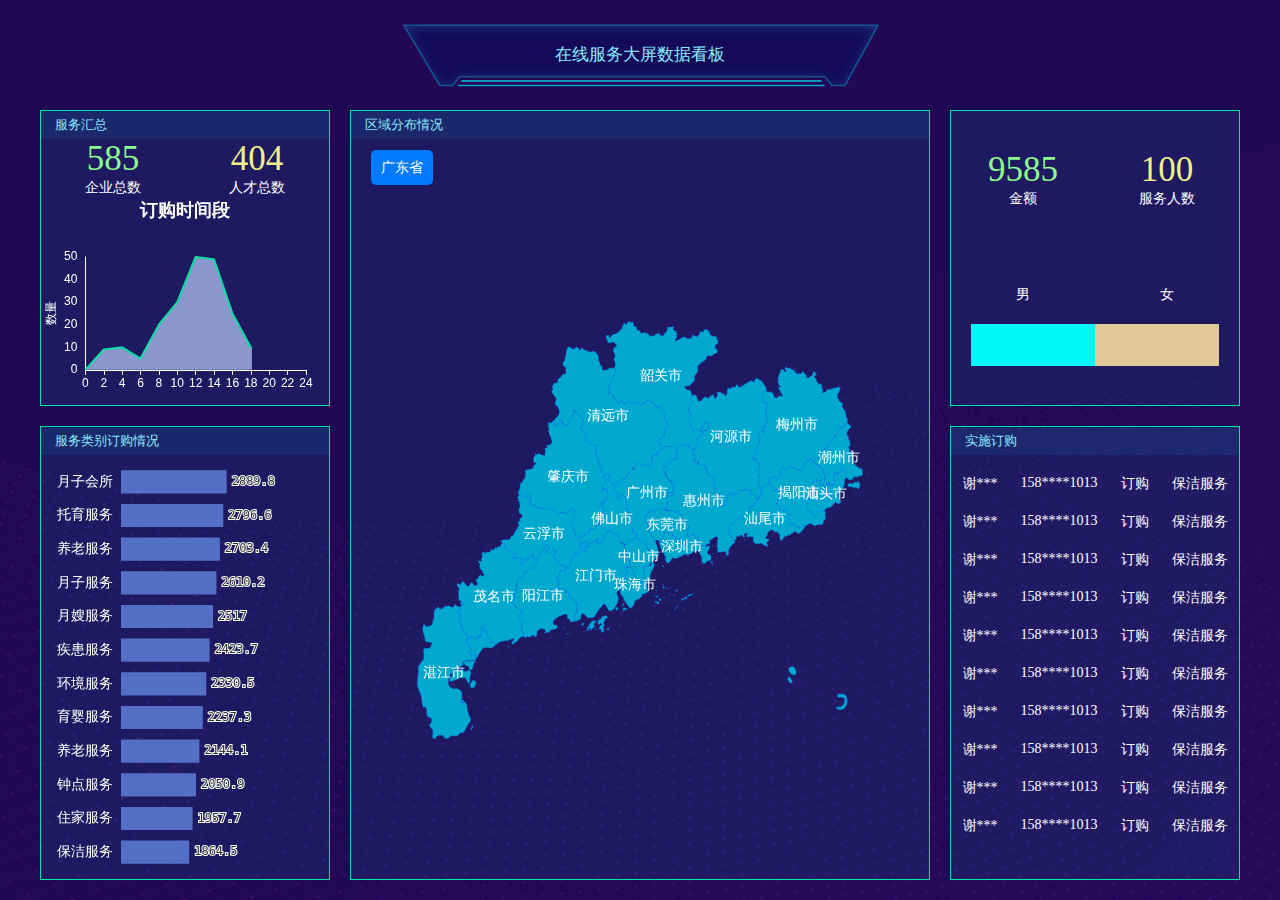
<file: index.html>
<!DOCTYPE html>
<html lang="zh">
<head>
  <meta charset="UTF-8">
  <meta http-equiv="X-UA-Compatible" content="IE=edge">
  <meta name="viewport" content="width=device-width, initial-scale=1.0">
  <title>在线服务大屏数据看板</title>
  <link rel="stylesheet" type="text/css" href="css/main.css">
  <script type="text/javascript" src="js/jquery-3.6.1.js"></script>
  <!-- <script type="text/javascript" src="js/jquery-3.6.1.min.js"></script> -->
  <script type="text/javascript" src="js/echarts.js"></script>
  <!-- <script type="text/javascript" src="js/echarts.min.js"></script> -->
  <script type="text/javascript" src="js/map.js"></script>
  <script type="text/javascript" src="js/index.js"></script>
</head>
<body>
  <!-- 头部 -->
  <header class="f-color">在线服务大屏数据看板</header>
  <!-- 主内容 -->
  <div class="content d-flex p-2 pt-0">
    <!-- 左侧数据 -->
    <div class="w-4 h-full" style="display: inline">
      <!-- 服务汇总 -->
      <div class="h-40 w-full">
        <div class="h-full w-full hidden">
          <div class="m-2 mr-0 border mb-0 card-bgColor" style="height: calc(100% - 20px - 2px);">
            <div class="card_title f-color card-bgColor">服务汇总</div>
            <div class="card_content">
              <!-- 统计 -->
              <div class="d-flex">
                <div class="w-2">
                  <div class="text-center f-green" style="font-size: 2.5rem;">585</div>
                  <div class="text-center f-white" style="font-size: 1rem;">企业总数</div>
                </div>
                <div class="w-2 text-center">
                  <div class="text-center f-yellow" style="font-size: 2.5rem;">404</div>
                  <div class="text-center f-white" style="font-size: 1rem;">人才总数</div>
                </div>
              </div>
              <!-- 图表 -->
              <div id="leftTop" class="w-full" style="height: calc(100% - 4.5rem);"></div>
            </div>
          </div>
        </div>
      </div>
      <!-- 服务类别订购情况 -->
      <div class="h-60 w-full">
        <div class="h-full w-full hidden">
          <div class="m-2 mr-0 border mb-0 card-bgColor" style="height: calc(100% - 20px - 2px);">
            <div class="card_title f-color card-bgColor">服务类别订购情况</div>
            <!-- 数据百分比 -->
            <div id="leftBottom" class="w-full card_content"></div>
          </div>
        </div>
      </div>
    </div>
    <!-- 地图 -->
    <div class="w-2 h-full">
      <div class="h-full w-full hidden">
        <div class="m-2 border mb-0 card-bgColor" style="height: calc(100% - 20px - 2px);">
          <div class="card_title f-color card-bgColor">区域分布情况</div>
          <!-- 地图 -->
          <div class="address">
          </div>
          <div id="mainMap" class="w-full card_content"></div>
        </div>
      </div>
    </div>
    <!-- 右侧数据 -->
    <div class="w-4 h-full">
      <!-- 统计 -->
      <div class="h-40 w-full">
        <div class="h-full w-full hidden">
          <div class="m-2 ml-0 border mb-0 card-bgColor hidden" style="height: calc(100% - 20px - 2px);">
            <div class="d-flex w-full h-full flex-column just-around">
              <!-- 统计 -->
              <div class="d-flex w-full">
                <div class="w-2">
                  <div class="text-center f-green" style="font-size: 2.5rem;">9585</div>
                  <div class="text-center f-white" style="font-size: 1rem;">金额</div>
                </div>
                <div class="w-2 text-center">
                  <div class="text-center f-yellow" style="font-size: 2.5rem;">100</div>
                  <div class="text-center f-white" style="font-size: 1rem;">服务人数</div>
                </div>
              </div>
              <div class="d-flex w-full">
                <div class="w-2">
                  <div class="text-center f-white" style="font-size: 1rem;">男</div>
                  <div class="mt-2 ml-2" style="background-color: #01F7FA; height: 3rem; width: calc(100%-20px)"></div>
                </div>
                <div class="w-2">
                  <div class="text-center f-white" style="font-size: 1rem;">女</div>
                  <div class="mt-2 mr-2" style="background-color: #E1CA98; height: 3rem; width: calc(100%-20px)"></div>
                </div>
              </div>
            </div>
          </div>
        </div>
      </div>
      <!-- 实施订购 -->
      <div class="h-60 w-full">
        <div class="h-full w-full hidden">
          <div class="m-2 ml-0 border mb-0 card-bgColor" style="height: calc(100% - 20px - 2px);">
            <div class="card_title f-color card-bgColor">实施订购</div>
            <div id="rightBottom" class="w-full card_content"></div>
          </div>
        </div>
      </div>
    </div>
  </div>
</body>
</html>
</file>
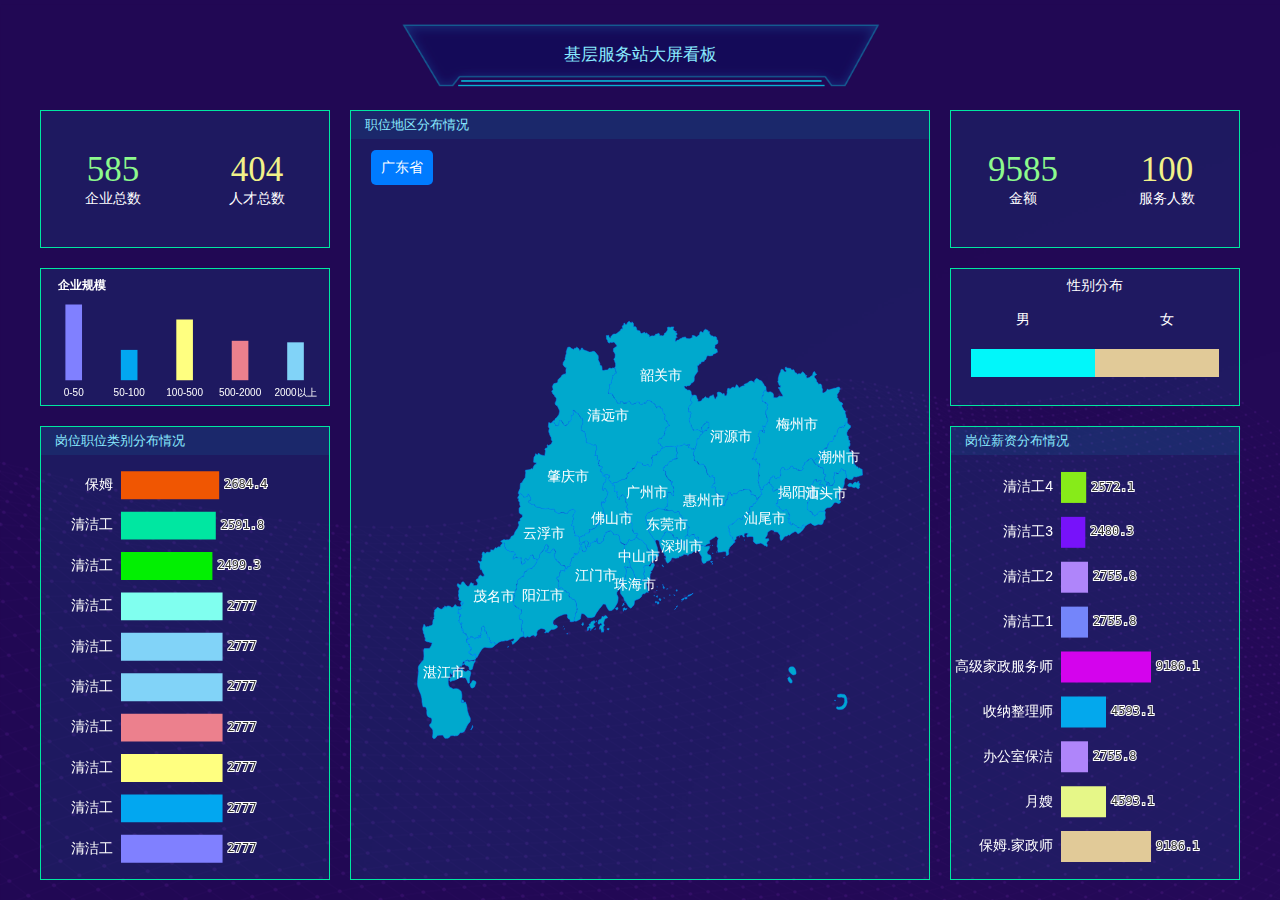
<file: jobWanted.html>
<!DOCTYPE html>
<html lang="zh">
<head>
  <meta charset="UTF-8">
  <meta http-equiv="X-UA-Compatible" content="IE=edge">
  <meta name="viewport" content="width=device-width, initial-scale=1.0">
  <title>基层服务站大屏看板</title>
  <link rel="stylesheet" type="text/css" href="css/main.css">
  <script type="text/javascript" src="js/jquery-3.6.1.js"></script>
  <!-- <script type="text/javascript" src="js/jquery-3.6.1.min.js"></script> -->
  <script type="text/javascript" src="js/echarts.js"></script>
  <!-- <script type="text/javascript" src="js/echarts.min.js"></script> -->
  <script type="text/javascript" src="js/map.js"></script>
  <script type="text/javascript" src="js/jobWanted.js"></script>
</head>
<body>
  <!-- 头部 -->
  <header class="f-color">基层服务站大屏看板</header>
  <!-- 主内容 -->
  <div class="content d-flex p-2 pt-0">
    <!-- 左侧数据 -->
    <div class="w-4 h-full" style="display: inline">
      <!-- 服务汇总 -->
      <!-- 统计 -->
      <div class="h-20 w-full">
        <div class="h-full w-full hidden">
          <div class="m-2 mr-0 border mb-0 card-bgColor d-flex align-center" style="height: calc(100% - 20px - 2px);">
            <!-- 图表 -->
            <div class="d-flex w-full">
              <div class="w-2">
                <div class="text-center f-green" style="font-size: 2.5rem;">585</div>
                <div class="text-center f-white" style="font-size: 1rem;">企业总数</div>
              </div>
              <div class="w-2 text-center">
                <div class="text-center f-yellow" style="font-size: 2.5rem;">404</div>
                <div class="text-center f-white" style="font-size: 1rem;">人才总数</div>
              </div>
            </div>
          </div>
        </div>
      </div>
      <div class="h-20 w-full">
        <div class="h-full w-full hidden">
          <div class="m-2 mr-0 border mb-0 card-bgColor" style="height: calc(100% - 20px - 2px);">
            <!-- 图表 -->
            <div id="leftTop" class="w-full h-full"></div>
          </div>
        </div>
      </div>
      <!-- 服务类别订购情况 -->
      <div class="h-60 w-full">
        <div class="h-full w-full hidden">
          <div class="m-2 mr-0 border mb-0 card-bgColor" style="height: calc(100% - 20px - 2px);">
            <div class="card_title f-color card-bgColor">岗位职位类别分布情况</div>
            <!-- 图表 -->
            <div id="leftBottom" class="w-full card_content"></div>
          </div>
        </div>
      </div>
    </div>
    <!-- 地图 -->
    <div class="w-2 h-full">
      <div class="h-full w-full hidden">
        <div class="m-2 border mb-0 card-bgColor" style="height: calc(100% - 20px - 2px);">
          <div class="card_title f-color card-bgColor">职位地区分布情况</div>
          <!-- 地图 -->
          <div class="address">
          </div>
          <div id="mainMap" class="w-full card_content"></div>
        </div>
      </div>
    </div>
    <!-- 右侧数据 -->
    <div class="w-4 h-full">
      <!-- 统计 -->
      <div class="h-20 w-full">
        <div class="h-full w-full hidden">
          <div class="m-2 ml-0 border mb-0 card-bgColor d-flex align-center" style="height: calc(100% - 20px - 2px);">
            <div class="d-flex w-full">
              <div class="w-2">
                <div class="text-center f-green" style="font-size: 2.5rem;">9585</div>
                <div class="text-center f-white" style="font-size: 1rem;">金额</div>
              </div>
              <div class="w-2 text-center">
                <div class="text-center f-yellow" style="font-size: 2.5rem;">100</div>
                <div class="text-center f-white" style="font-size: 1rem;">服务人数</div>
              </div>
            </div>
          </div>
        </div>
      </div>
      <div class="h-20 w-full">
        <div class="h-full w-full hidden">
          <div class="m-2 ml-0 border mb-0 card-bgColor hidden" style="height: calc(100% - 20px - 2px);">
            <div class="d-flex w-full h-full flex-column just-around">
              <!-- 统计 -->
              <div class="d-flex w-full just-center">
                <div class="f-white">性别分布</div>
              </div>
              <div class="d-flex w-full mb-2">
                <div class="w-2">
                  <div class="text-center f-white" style="font-size: 1rem;">男</div>
                  <div class="mt-2 ml-2" style="background-color: #01F7FA; height: 2rem; width: calc(100%-20px)"></div>
                </div>
                <div class="w-2">
                  <div class="text-center f-white" style="font-size: 1rem;">女</div>
                  <div class="mt-2 mr-2" style="background-color: #E1CA98; height: 2rem; width: calc(100%-20px)"></div>
                </div>
              </div>
            </div>
          </div>
        </div>
      </div>
      <!-- 实施订购 -->
      <div class="h-60 w-full">
        <div class="h-full w-full hidden">
          <div class="m-2 ml-0 border mb-0 card-bgColor" style="height: calc(100% - 20px - 2px);">
            <div class="card_title f-color card-bgColor">岗位薪资分布情况</div>
            <!-- 图表 -->
            <div id="rightBottom" class="w-full card_content"></div>
          </div>
        </div>
      </div>
    </div>
  </div>
</body>
</html>
</file>
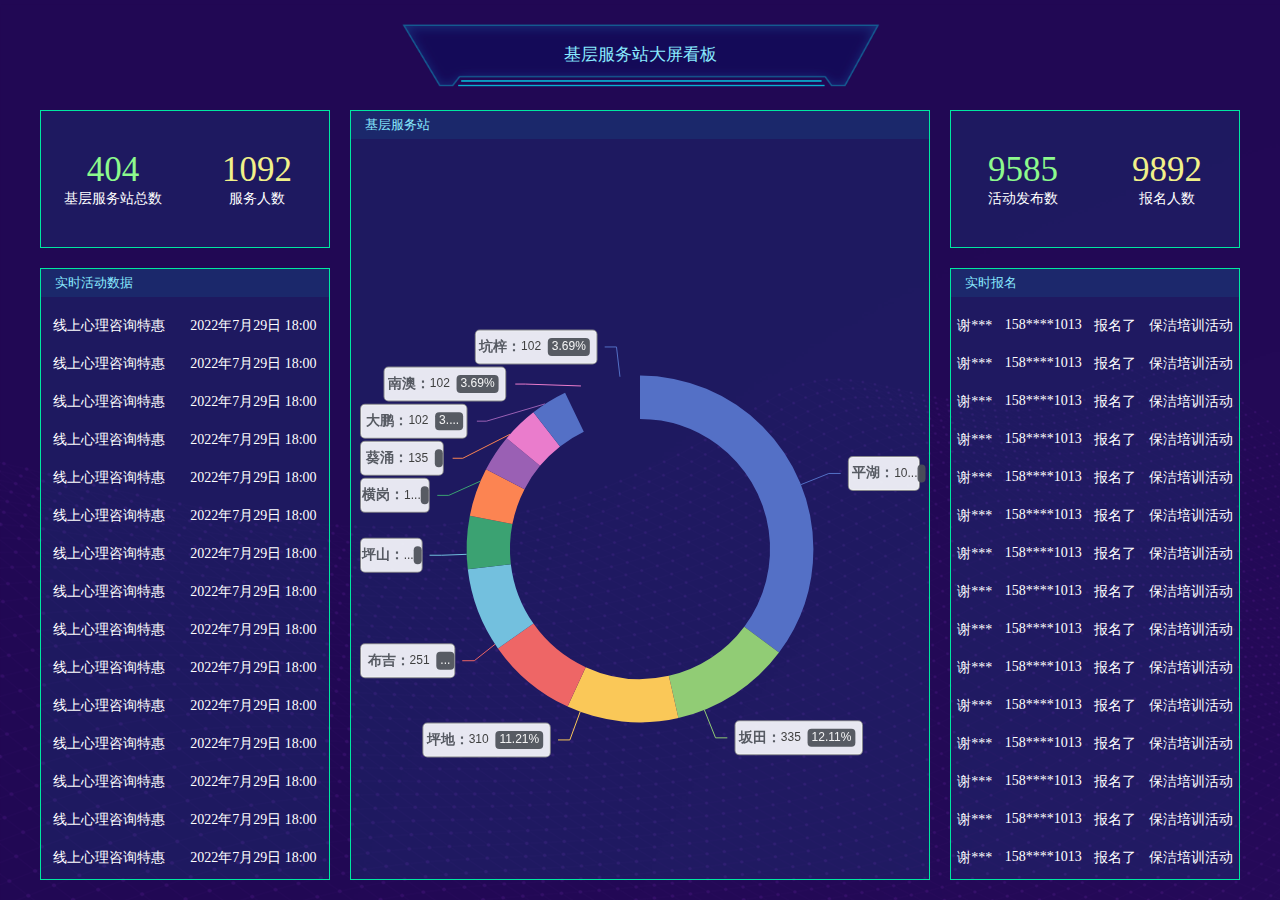
<file: service.html>
<!DOCTYPE html>
<html lang="zh">
<head>
  <meta charset="UTF-8">
  <meta http-equiv="X-UA-Compatible" content="IE=edge">
  <meta name="viewport" content="width=device-width, initial-scale=1.0">
  <title>基层服务站大屏看板</title>
  <link rel="stylesheet" type="text/css" href="css/main.css">
  <script type="text/javascript" src="js/jquery-3.6.1.js"></script>
  <!-- <script type="text/javascript" src="js/jquery-3.6.1.min.js"></script> -->
  <script type="text/javascript" src="js/echarts.js"></script>
  <!-- <script type="text/javascript" src="js/echarts.min.js"></script> -->
  <script type="text/javascript" src="js/service.js"></script>
</head>
<body>
  <!-- 头部 -->
  <header class="f-color">基层服务站大屏看板</header>
  <!-- 主内容 -->
  <div class="content d-flex p-2 pt-0">
    <!-- 左侧数据 -->
    <div class="w-4 h-full" style="display: inline">
      <!-- 服务汇总 -->
      <!-- 统计 -->
      <div class="h-20 w-full">
        <div class="h-full w-full hidden">
          <div class="m-2 mr-0 border mb-0 card-bgColor d-flex align-center" style="height: calc(100% - 20px - 2px);">
            <!-- 图表 -->
            <div class="d-flex w-full">
              <div class="w-2">
                <div class="text-center f-green" style="font-size: 2.5rem;">404</div>
                <div class="text-center f-white" style="font-size: 1rem;">基层服务站总数</div>
              </div>
              <div class="w-2 text-center">
                <div class="text-center f-yellow" style="font-size: 2.5rem;">1092</div>
                <div class="text-center f-white" style="font-size: 1rem;">服务人数</div>
              </div>
            </div>
          </div>
        </div>
      </div>
      <!-- 服务类别订购情况 -->
      <div class="h-80 w-full">
        <div class="h-full w-full hidden">
          <div class="m-2 mr-0 border mb-0 card-bgColor" style="height: calc(100% - 20px - 2px);">
            <div class="card_title f-color card-bgColor">实时活动数据</div>
            <!-- 图表 -->
            <div id="leftBottom" class="w-full card_content"></div>
          </div>
        </div>
      </div>
    </div>
    <!-- 地图 -->
    <div class="w-2 h-full">
      <div class="h-full w-full hidden">
        <div class="m-2 border mb-0 card-bgColor" style="height: calc(100% - 20px - 2px);">
          <div class="card_title f-color card-bgColor">基层服务站</div>
          <!-- 地图 -->
          <div class="address">
          </div>
          <div id="mainMap" class="w-full card_content"></div>
        </div>
      </div>
    </div>
    <!-- 右侧数据 -->
    <div class="w-4 h-full">
      <!-- 统计 -->
      <div class="h-20 w-full">
        <div class="h-full w-full hidden">
          <div class="m-2 ml-0 border mb-0 card-bgColor d-flex align-center" style="height: calc(100% - 20px - 2px);">
            <div class="d-flex w-full">
              <div class="w-2">
                <div class="text-center f-green" style="font-size: 2.5rem;">9585</div>
                <div class="text-center f-white" style="font-size: 1rem;">活动发布数</div>
              </div>
              <div class="w-2 text-center">
                <div class="text-center f-yellow" style="font-size: 2.5rem;">9892</div>
                <div class="text-center f-white" style="font-size: 1rem;">报名人数</div>
              </div>
            </div>
          </div>
        </div>
      </div>
      <!-- 实施订购 -->
      <div class="h-80 w-full">
        <div class="h-full w-full hidden">
          <div class="m-2 ml-0 border mb-0 card-bgColor" style="height: calc(100% - 20px - 2px);">
            <div class="card_title f-color card-bgColor">实时报名</div>
            <!-- 图表 -->
            <div id="rightBottom" class="w-full card_content"></div>
          </div>
        </div>
      </div>
    </div>
  </div>
</body>
</html>
</file>
<file: css/main.css>
html{
    font-size: 14px;
}
body {
  margin: 0;
  padding: 0;
  background: url(../images/bgImage.png) no-repeat;
  background-color: #210854;
  height: 100%;
  width: 100%;
}

.f-color {
  color: #89EAFF;
}

header {
  /* font-weight: bold; */
  font-size: 1.2rem;
  text-align: center;
  line-height: 5rem;
  height: 5rem;
  /* background: url(../images/header.png) no-repeat fixed initial; */
  background-image: url(../images/header.png);
  background-position: center;
  background-size: contain;
  background-repeat: no-repeat;
  margin: auto;
  width: 500px;
  margin-top: 20px;
}

.content {
  height: calc(100vh - 5rem - 20px);
  /* background-color: white; */
  box-sizing: border-box;
  position: relative;
  overflow: hidden;
}

.text-center {
  text-align: center;
}
.border {
  border: 1px #00E7A1 solid;
}
.card-bgColor {
  background-color: #08b0d11a;
}
.card-header {
  background: linear-gradient(90deg, #00E7A1, #08B0D1);
}

.card_title {
  height: 2rem;
  line-height: 2rem;
  font-size: 0.9rem;
  padding-left: 1rem;
}

.card_content {
  height: calc(100% - 2rem);
}
.hidden {
  overflow: hidden;
}
.d-flex {
  display: flex;
}

.flex-column {
  flex-direction: column;
}

.flex-row {
  flex-direction: row;
}

.just-center {
  justify-content: center;
}

.just-end {
  justify-content: end;
}
.just-start {
  justify-content: start;
}
.just-around {
  justify-content: space-around;
}
.just-between {
  justify-content: space-between;
}
.just-evenly {
  justify-content: space-evenly;
}

.align-center {
  align-items: center;
}

.h-40 {
  height: 40%;
}

.h-60 {
  height: 60%;
}

.h-20 {
  height: 20%;
}

.h-80 {
  height: 80%;
}

.f-white {
  color: white;
}

.f-yellow {
  color: rgb(241, 241, 137);
}

.f-green {
  color: rgb(141, 250, 141);
}

.h-2 {
  height: calc(100% / 2);
}

.h-auto {
  height: auto;
}
.w-3 {
  width: calc(100% / 3);
}

.w-4 {
  width: calc(100% / 4);
}

.w-2 {
  width: calc(100% / 2);
}

.w-full {
  width: 100%;
}

.h-full {
  height: 100%;
}

.m-2 {
  margin: 20px;
}

.mt-2 {
  margin-top: 20px;
}

.mb-2 {
  margin-bottom: 20px;
}

.mb-0 {
  margin-bottom: 0px;
}

.mr-0 {
  margin-right: 0px;
}
.ml-0 {
  margin-left: 0px;
}
.ml-2 {
  margin-left: 20px;
}
.mr-2 {
  margin-right: 20px;
}

.m-auto {
  margin: auto;
}

.p-2 {
  padding: 20px;
}

.pt-2 {
  padding-top: 20px;
}

.pt-0 {
  padding-top: 0px;
}

.pb-2 {
  padding-bottom: 20px;
}

.address {
  box-sizing: border-box;
  padding   : 20px;
}

.address span {
  margin          : 0;
  padding         : 10px;
  background-color: #007bff;
  color           : #fff;
  border-radius   : 5px;
  margin-right    : 5px;
  cursor          : pointer;
}

.address .isActive {
  background-color: #007bff;
  color           : #fff;
}

.address .noActive {
  color           : #fff;
  background-color: #5a6268;
}
</file>
